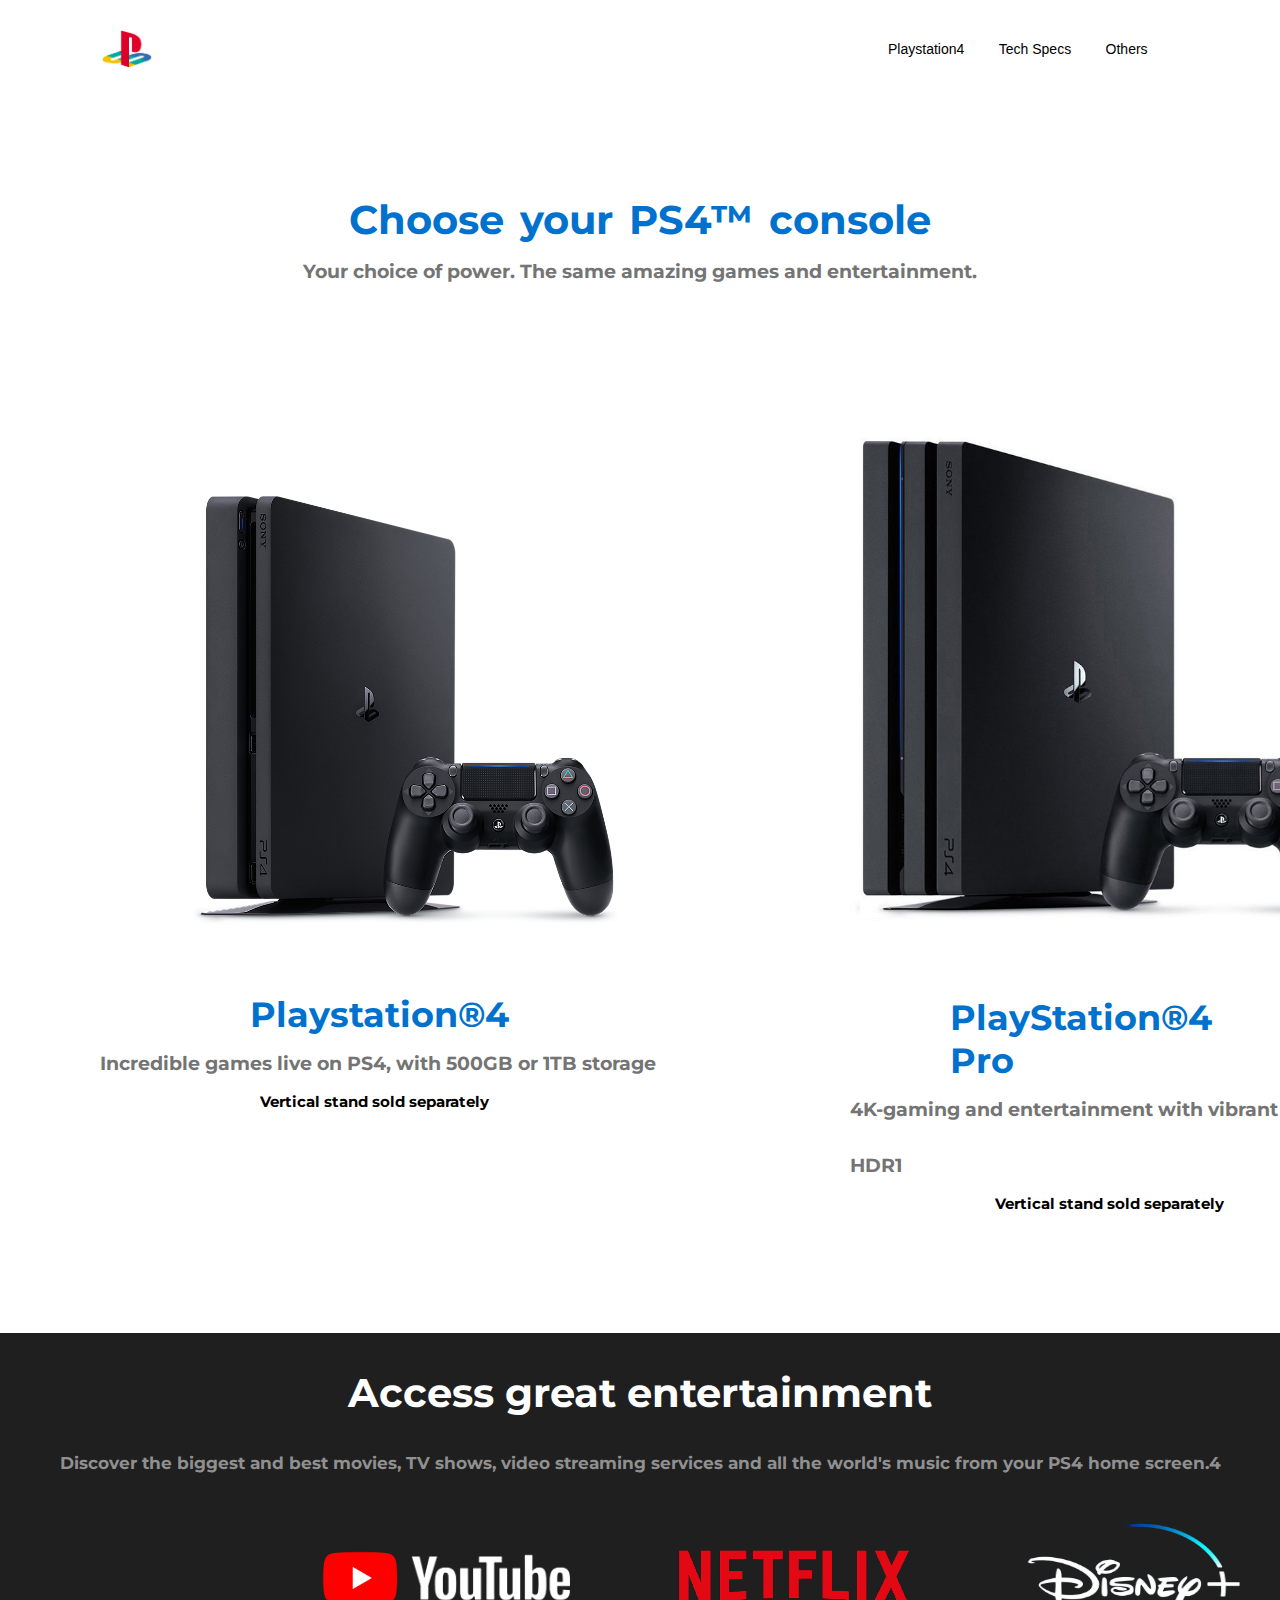
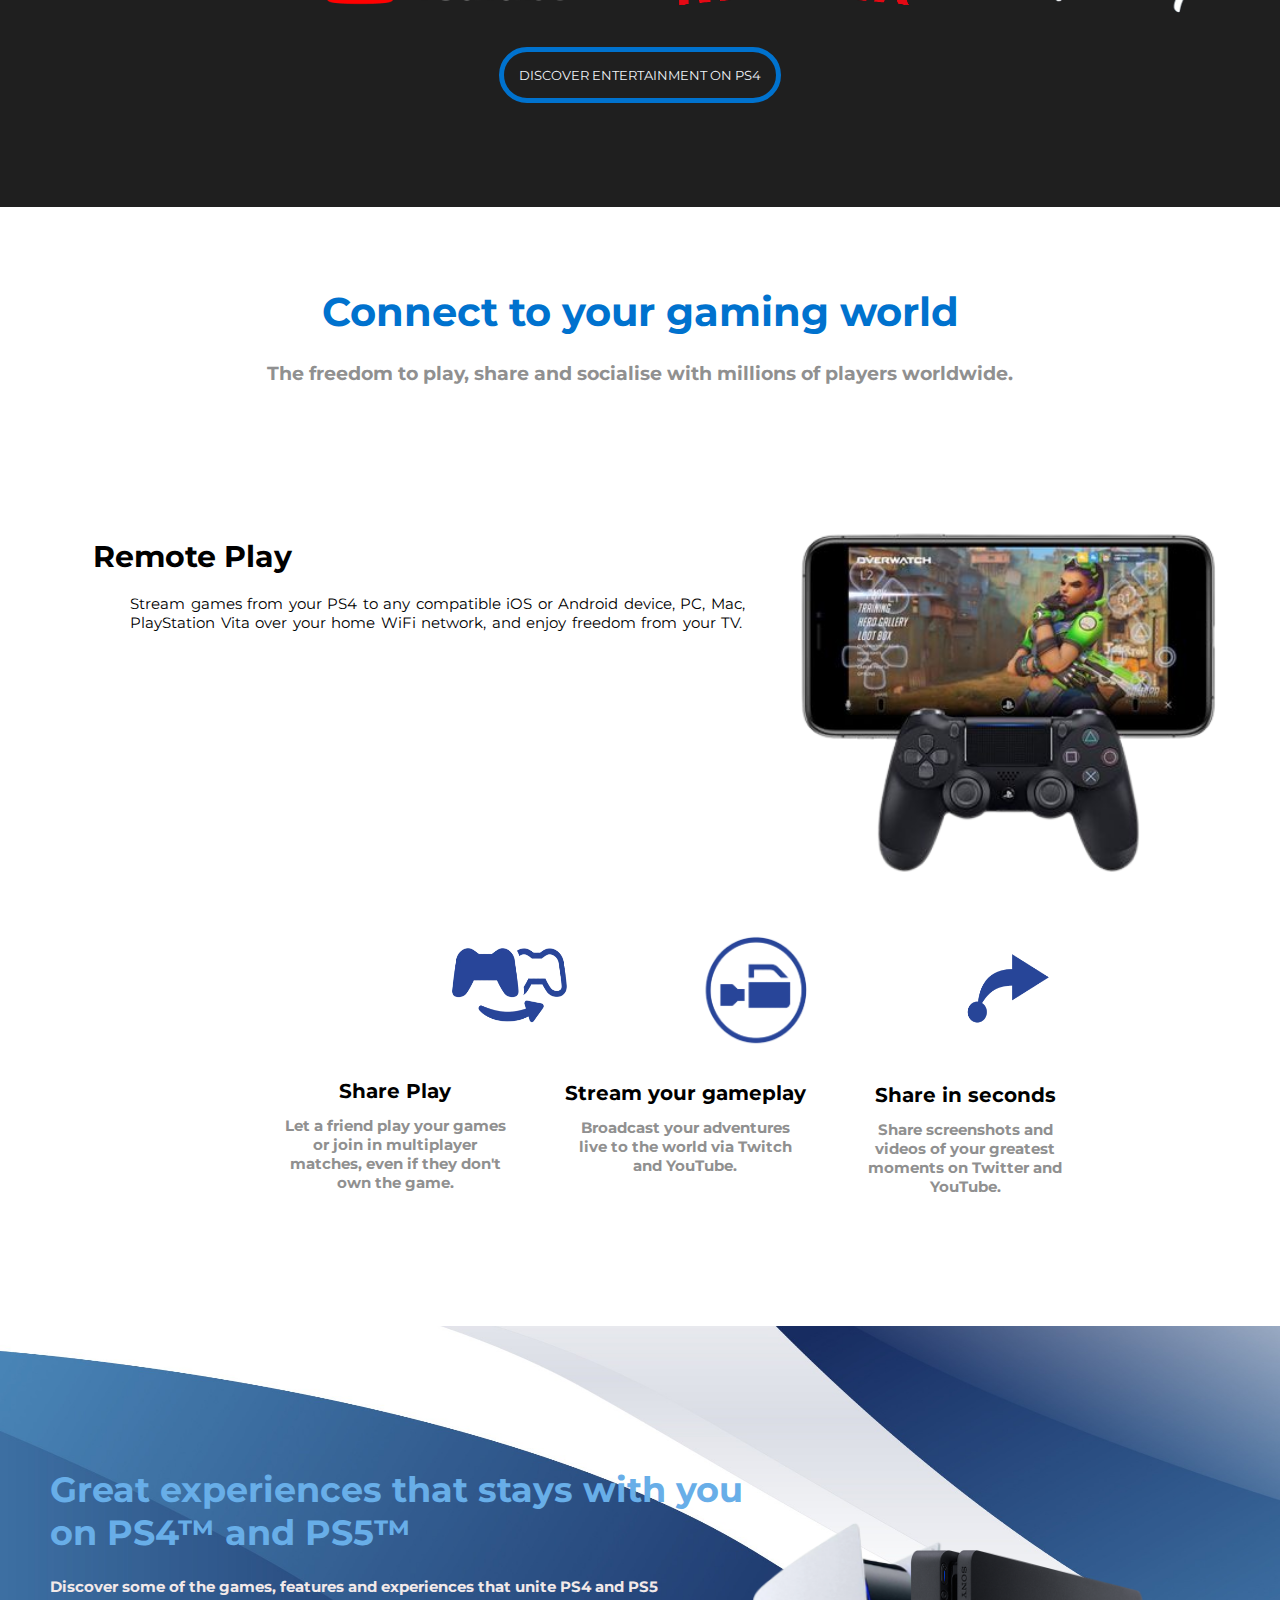
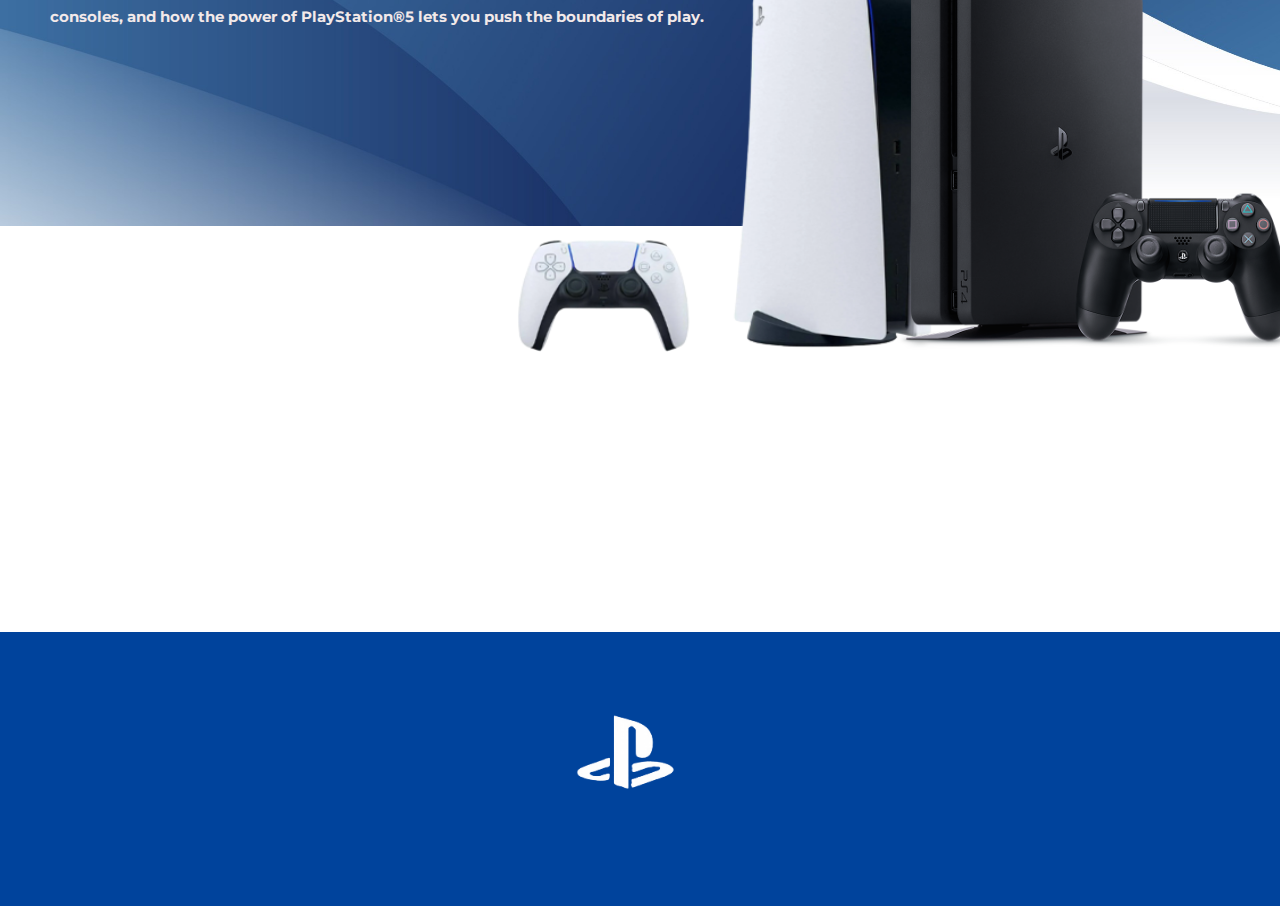
<file: gamecontrollers.html>
<!DOCTYPE html>
<html lang="en">
<head>
    <meta charset="UTF-8">
    <meta name="viewport" content="width=device-width, initial-scale=1.0">
    <title>Playstation4</title>
    <link rel="stylesheet" href="style.css">
    <link rel="icon" href="images/logo.png">
    <link rel="preconnect" href="https://fonts.googleapis.com">
    <link rel="preconnect" href="https://fonts.gstatic.com" crossorigin>
    <link href="https://fonts.googleapis.com/css2?family=Montserrat&display=swap" rel="stylesheet">
    <link href="https://fonts.googleapis.com/css2?family=Montserrat&family=Roboto:wght@300&display=swap" rel="stylesheet">
</head>
<body>

     <!-- Nav Bar -->  

<div class="container">
    <div class="navbar">
        <img src="images/logo.png" class="logo">
        <nav>
            <ul id="menuList">
                <li><a href="game-controllers.html">Playstation4</a></li>
                <li><a href="Techspecs.html">Tech Specs</a></li>
                <li><a href="others.html">Others</a></li>
            </ul>
        </nav>
        <img src="images/menu.png" class="menu-icon" onclick="togglemenu()">
    </div>
</div>


<div class="top-container">
    <h2>Choose your PS4™ console</h2>
    <h3>Your choice of power. The same amazing games and entertainment.</h3>
</div>

<div class="col-2">
    <img src="images/ps4.png" class="ps4">
    <img src="images/ps4-pro.jpg" class="ps4-pro">
</div>
<div class="col-3">
    <h2 class="description">Playstation®4</h2>
    <h3 class="description">Incredible games live on PS4, with 500GB or 1TB storage</h3>
    <h4 class="description">Vertical stand sold separately</h4>
</div>
<div class="col-4">
    <h2>PlayStation®4 Pro</h2>
    <h3>4K-gaming and entertainment with vibrant HDR1</h3>
    <h4>Vertical stand sold separately</h4>
</div>
<div class="middle-container">
    <h2>Access great entertainment</h2>
    <h3>Discover the biggest and best movies, TV shows, video streaming services and all the world's music from your PS4 home screen.4</h3>
    
    <div class="col-3">
        <img src="images/youtube-logo.png" class="youtube"><img src="images/youtube.png" class="youtube-text">
        <img src="images/Netflix-logo.png" class="netflix">
        <img src="images/disney+hotstar logo.png" class="disney">
    </div>
    <div class="midcontainer">
        <div class="button-1">Discover entertainment on PS4</div>
        </div>
</div>
<div class="description">
    <h2>Connect to your gaming world</h2>
    <h3>The freedom to play, share and socialise with millions of players worldwide.</h3>
    <img src="images/ps4-remoteplay.png" class="remoteplay">
    <div class="remoteplay-text">
        <h2>Remote Play</h2>
        <p>Stream games from your PS4 to any compatible iOS or Android device, PC, Mac,<br> PlayStation Vita over your home WiFi network, and enjoy freedom from your TV.</p>
        <div class="features">
            <img src="images/shareplay.png" class="shareplay">
            <img src="images/stream.png" class="stream">
            <img src="images/share in seconds.png" class="share-in-seconds">
       </div>
       <div class="details">
        <h2>Share Play</h2>
        <h3>Let a friend play your games<br> or join in multiplayer<br> matches, even if they don't<br> own the game.</h3>
       </div>
       <div class="details-1">
        <h2>Stream your gameplay</h2>
        <h3>Broadcast your adventures<br> live to the world via Twitch<br> and  YouTube.</h3>
       </div>
       <div class="details-2">
        <h2>Share in seconds</h2>
        <h3>Share screenshots and<br> videos of your greatest<br> moments on Twitter and<br> YouTube.</h3>
       </div>
    </div>
</div>
<div class="background-1">
    <img src="images/background-wallpaper.jpg" class="background-wallpaper">
    <img src="images/ps4.png" class="ps4">
    <img src="images/ps5 (2).png" class="ps5">
    <h2>Great experiences that stays with you <br>on PS4™ and PS5™</h2><br>
    <h3>Discover some of the games, features and experiences that unite PS4 and PS5<br> consoles, and how the power of PlayStation®5 lets you push the boundaries of play.</h3>
</div>



 <!-- Footer --> 
<div class="bottom-container">
    <img src="images/playstation-logo-white.png" class="playstation-logo-white">
</div>
</div>



    
</body>
</html>
</file>
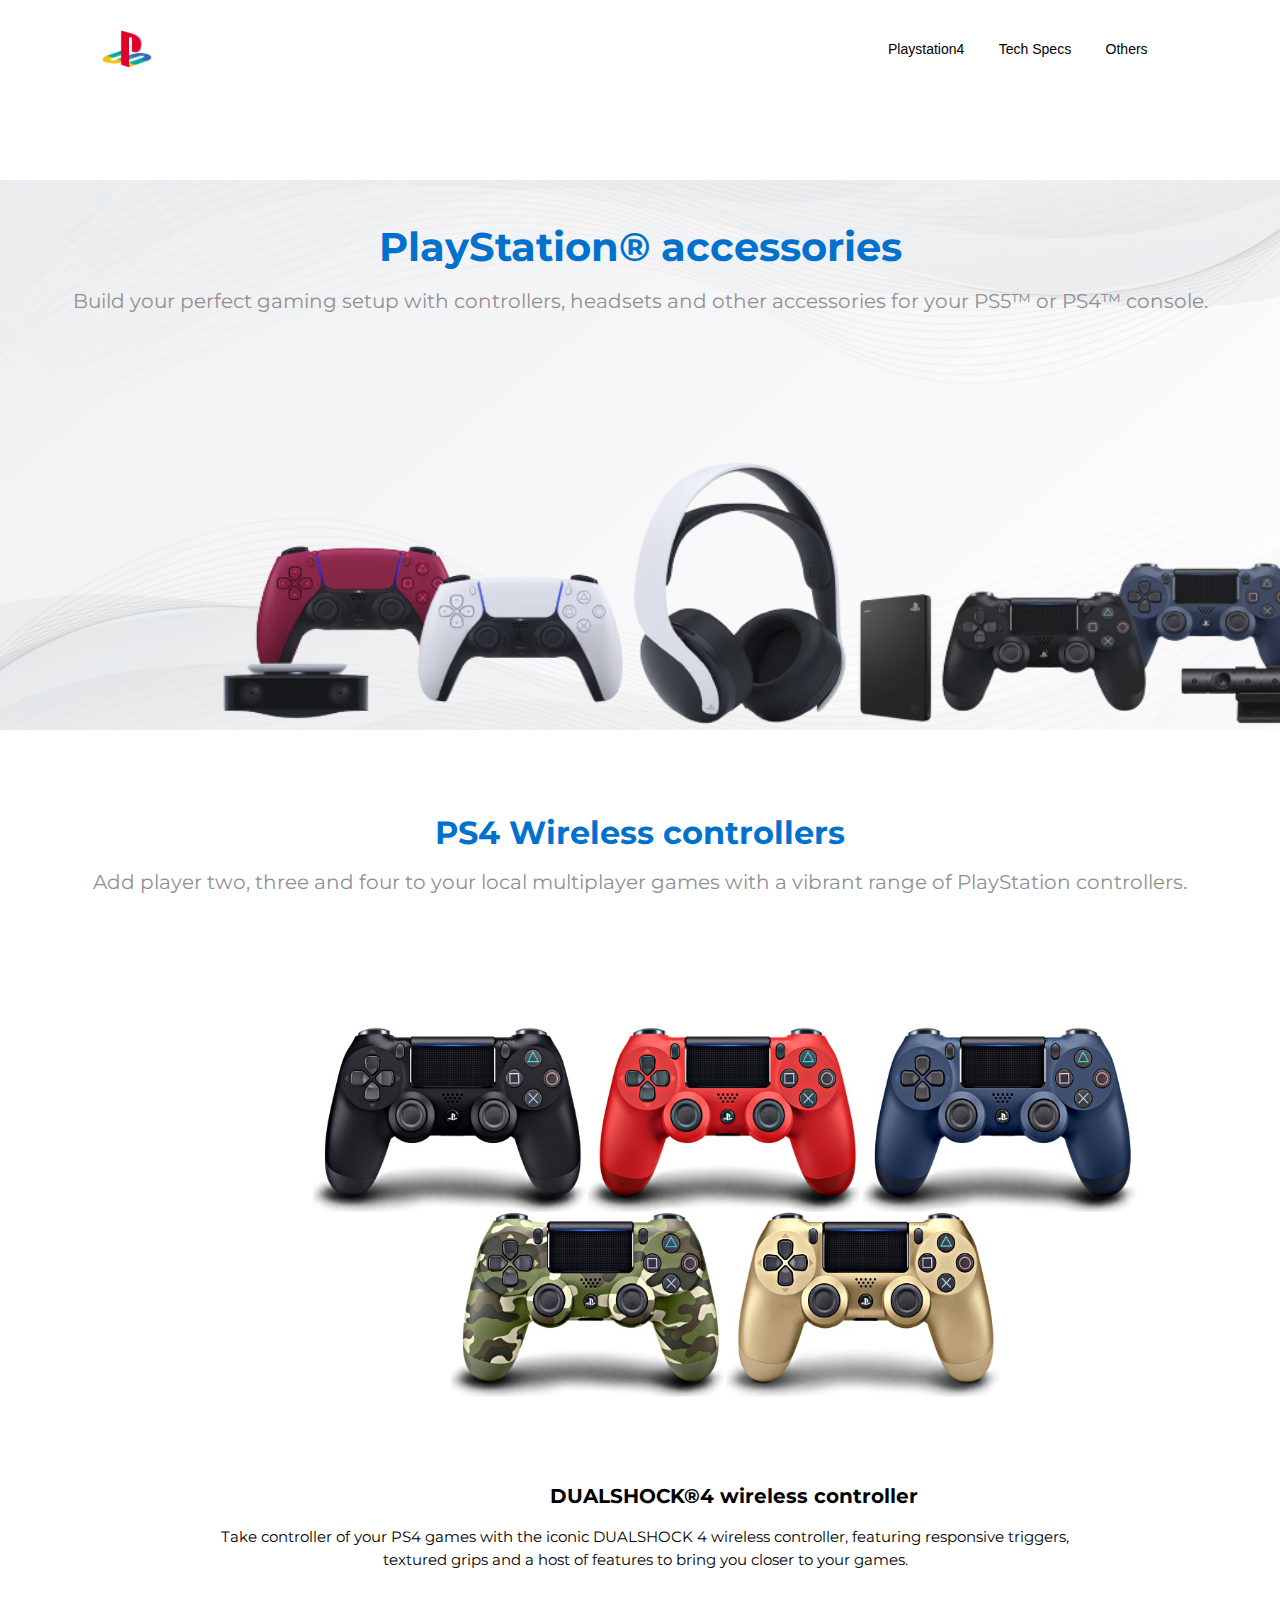
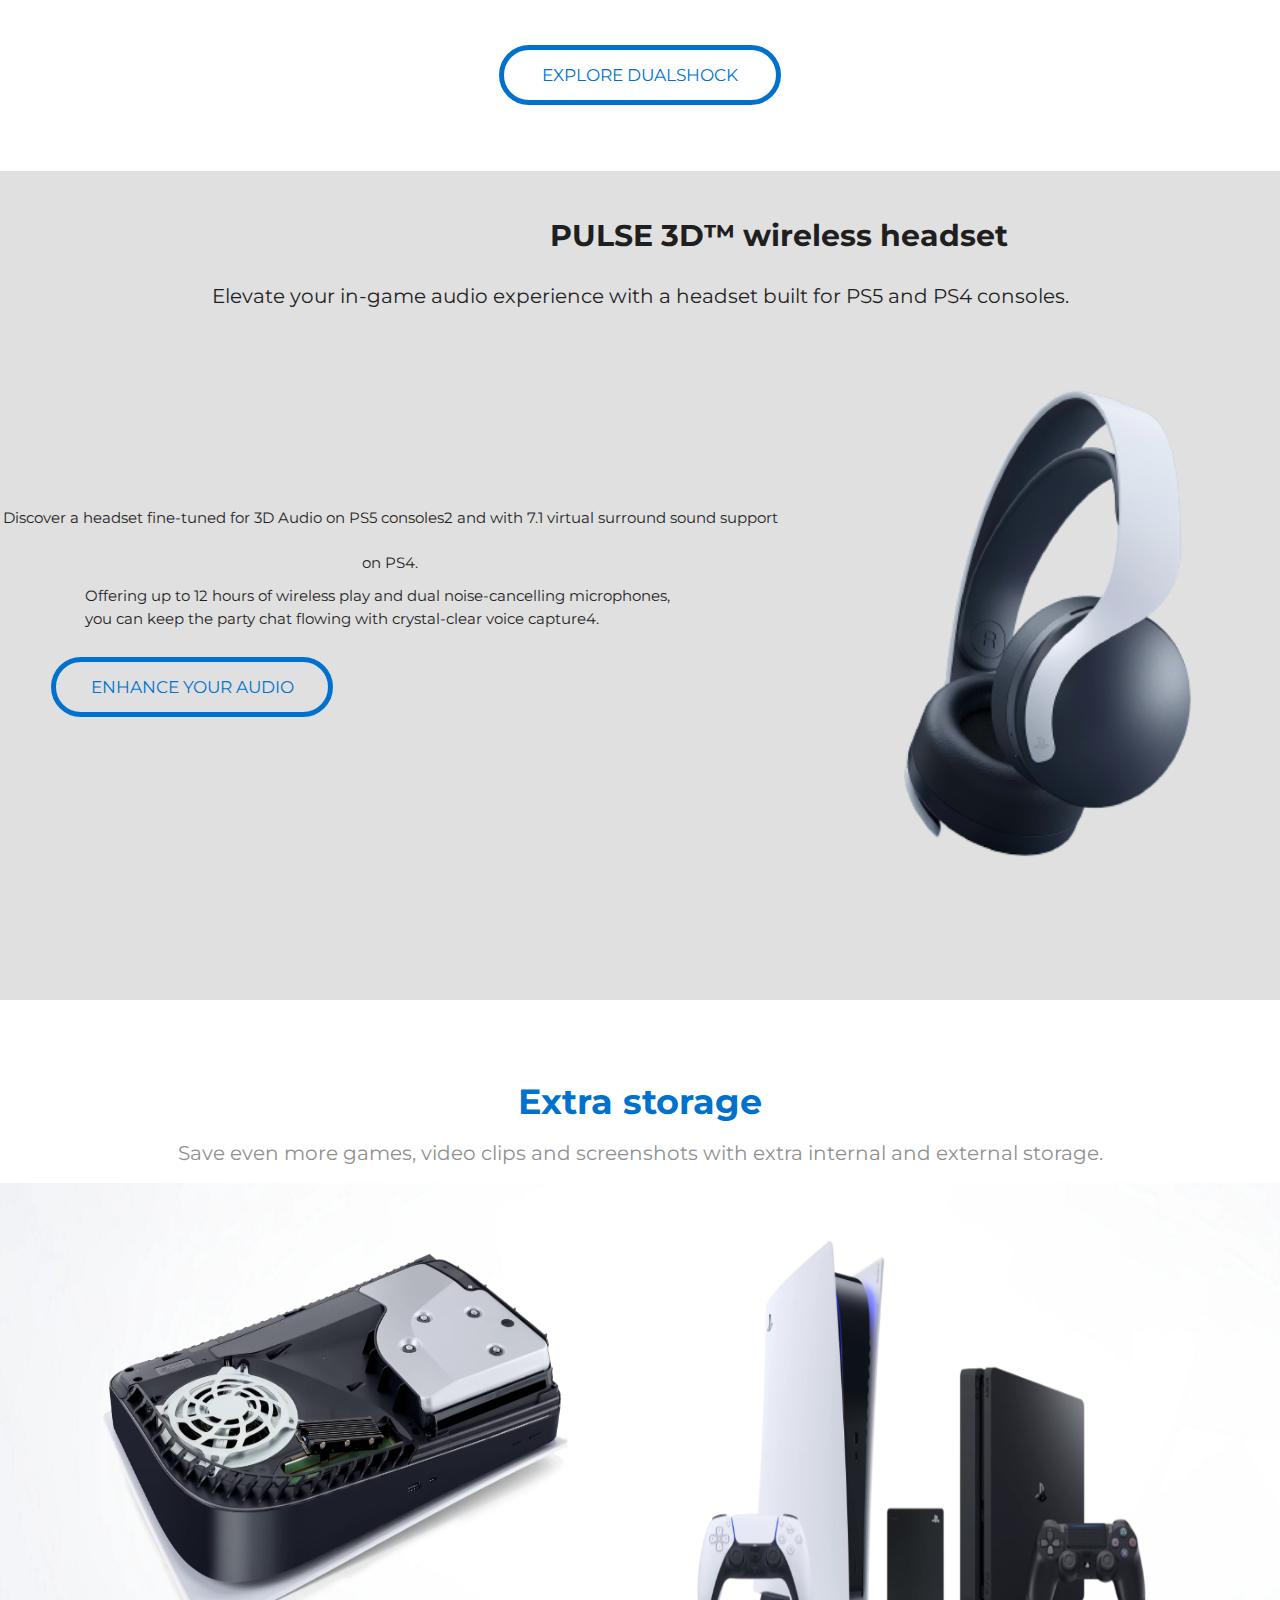
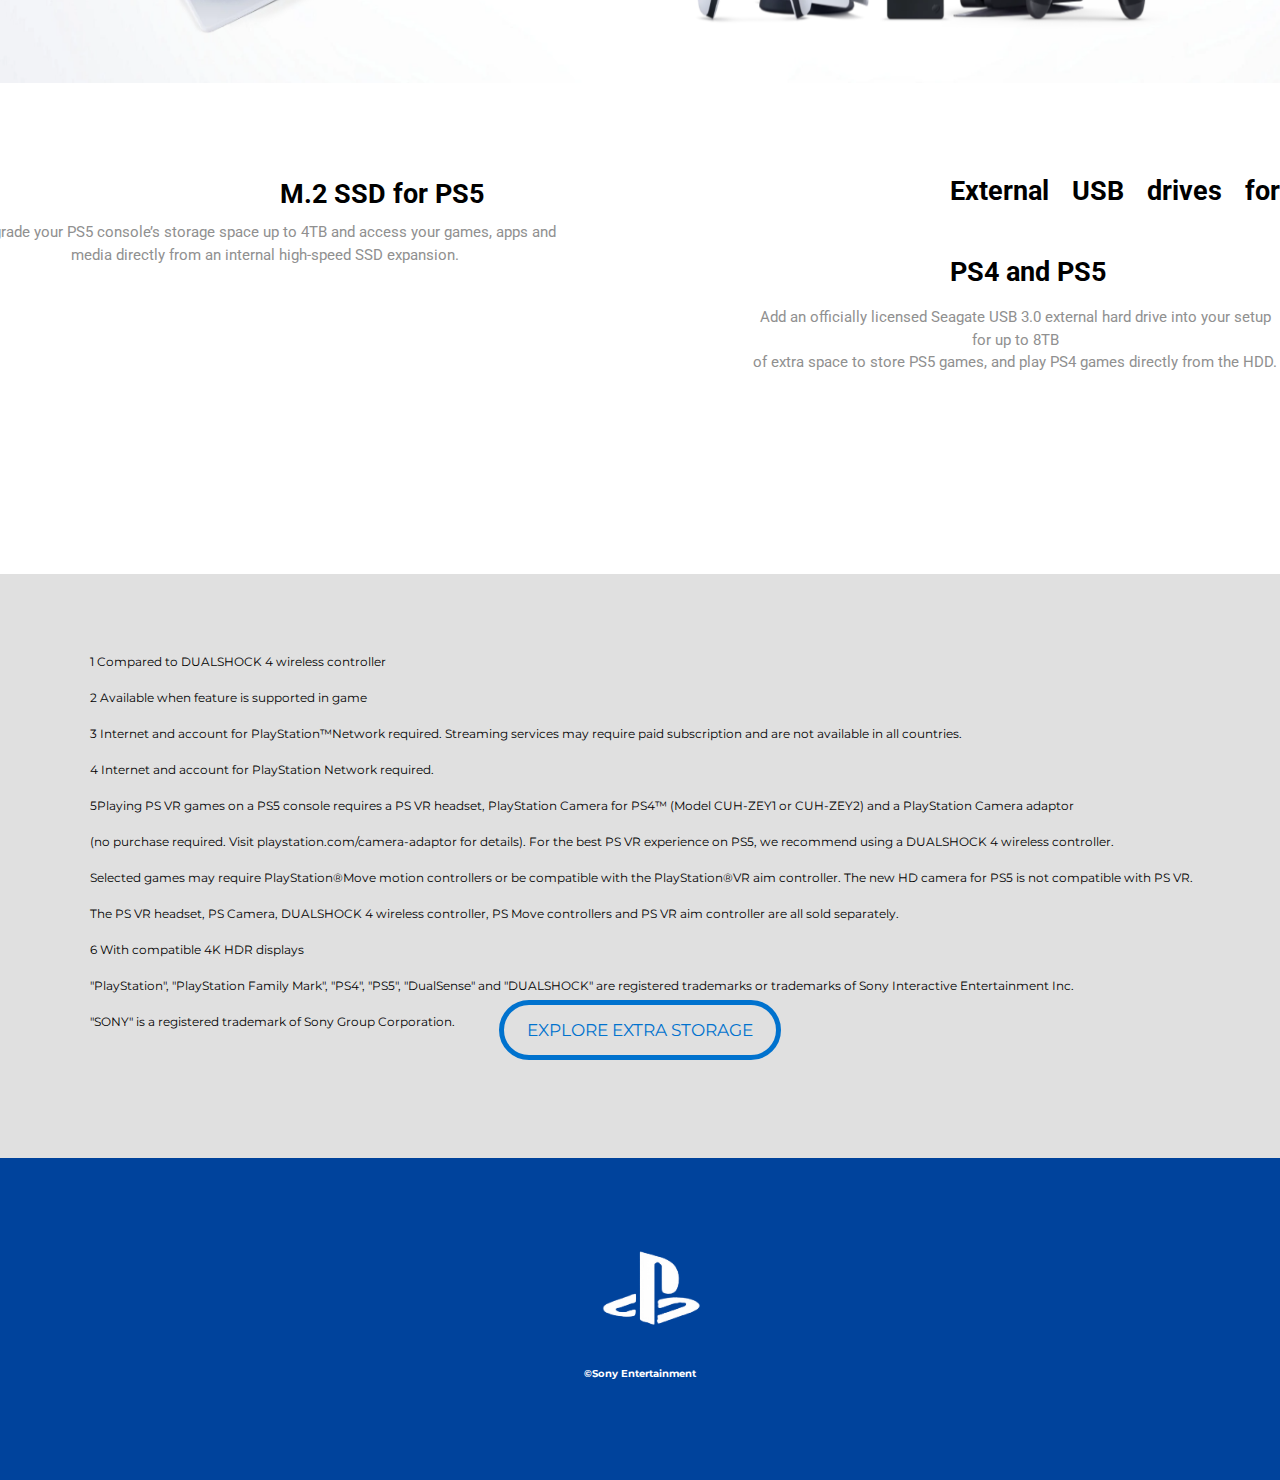
<file: others.html>
<!DOCTYPE html>
<html lang="en">
<head>
    <meta charset="UTF-8">
    <meta name="viewport" content="width=device-width, initial-scale=1.0">
    <title>Other</title>
    <link rel="stylesheet" href="style.css">
    <link rel="icon" href="images/logo.png">
    <link rel="preconnect" href="https://fonts.googleapis.com">
    <link rel="preconnect" href="https://fonts.gstatic.com" crossorigin>
    <link href="https://fonts.googleapis.com/css2?family=Montserrat&display=swap" rel="stylesheet">
    <link href="https://fonts.googleapis.com/css2?family=Montserrat&family=Roboto:wght@300&display=swap" rel="stylesheet">
</head>
<body>

     <!-- Nav Bar -->  

     <div class="container">
        <div class="navbar">
            <img src="images/logo.png" class="logo">
            <nav>
                <ul id="menuList">
                    <li><a href="game-controllers.html">Playstation4</a></li>
                    <li><a href="Techspecs.html">Tech Specs</a></li>
                    <li><a href="others.html">Others</a></li>
                </ul>
            </nav>
            <img src="images/menu.png" class="menu-icon" onclick="togglemenu()">
        </div>
    </div>

<div class="accessories">
    <img src="images/grey-white-wallpaper.jpg" class="accessories-wallpaper">
    <img src="images/accessories.png" class="variety">
    <h1>PlayStation® accessories</h1><br>
    <p>Build your perfect gaming setup with controllers, headsets and other accessories for your PS5™ or PS4™ console.</p>
</div>
<div class="wireless">
<h1>PS4 Wireless controllers</h1>
<p>Add player two, three and four to your local multiplayer games with a vibrant range of PlayStation controllers.</p>
<img src="images/ps4-coloured.jpg" class="coloured">
<h2>DUALSHOCK®4 wireless controller</h2>
<p class="text">Take controller of your PS4 games with the iconic DUALSHOCK 4 wireless controller, featuring responsive triggers,<br> textured grips and a host of features to bring you closer to your games.</p>

<div class="container-button">
<div class="button">Explore Dualshock</div>
</div>

<div class="middle-container-1">
    <h2>PULSE 3D™ wireless headset</h2>
    <p>Elevate your in-game audio experience with a headset built for PS5 and PS4 consoles.</p>
    <img src="images/headset.png" class="headset">
    <p class="headset-text">Discover a headset fine-tuned for 3D Audio on PS5 consoles2 and with 7.1 virtual surround sound support on PS4.<br></p>
    <p class="headset-text-1"> Offering up to 12 hours of wireless play and dual noise-cancelling microphones, <br>you can keep the party chat flowing with crystal-clear voice capture4.</p>
<div class="middle-container-button">
    <div class="button-headset">Enhance your audio</div>
</div>
</div>

<div class="bottom-container-1">
    <h1>Extra storage </h1>
    <p>Save even more games, video clips and screenshots with extra internal and external storage.</p>
    <img src="images/storage.png" class="storage">
    <div class="col-2-storage">
        <h1>M.2 SSD for PS5</h1>
        <p>Upgrade your PS5 console’s storage space up to 4TB and access your games, apps and<br> media directly from an internal high-speed SSD expansion.</p>
        <h2>External USB drives for PS4 and PS5</h2>
        <p class="storage-content">Add an officially licensed Seagate USB 3.0 external hard drive into your setup for up to 8TB<br> of extra space to store PS5 games, and play PS4 games directly from the HDD.</p>
        <div class="bottom-container-button">
            <div class="button-storage">Explore Extra Storage</div>
        </div>
    </div>
</div>

<div class="middle-container-end">
    <p class="end-text">1 Compared to DUALSHOCK 4 wireless controller<br>

        2 Available when feature is supported in game<br>
        
        3 Internet and account for PlayStation™Network required. Streaming services may require paid subscription and are not available in all countries.<br>
        
        4 Internet and account for PlayStation Network required.<br>
        
        5Playing PS VR games on a PS5 console requires a PS VR headset, PlayStation Camera for PS4™ (Model CUH-ZEY1 or CUH-ZEY2) and a PlayStation Camera adaptor<br> (no purchase required. Visit playstation.com/camera-adaptor for details). For the best PS VR experience on PS5, we recommend using a DUALSHOCK 4 wireless controller.<br> Selected games may require PlayStation®Move motion controllers or be compatible with the PlayStation®VR aim controller. The new HD camera for PS5 is not compatible with PS VR.<br> The PS VR headset, PS Camera, DUALSHOCK 4 wireless controller, PS Move controllers and PS VR aim controller are all sold separately.<br>
        
        6 With compatible 4K HDR displays<br>
        
        "PlayStation", "PlayStation Family Mark", "PS4", "PS5", "DualSense" and "DUALSHOCK" are registered trademarks or trademarks of Sony Interactive Entertainment Inc.<br>
        "SONY" is a registered trademark of Sony Group Corporation.</p><br>
</div>


</div>


 <!-- Footer --> 
 <div class="bottom-container-others">
    <img src="images/playstation-logo-white.png" class="playstation-logo-white">
    <h3>©Sony Entertainment</h3>
</div>


</body>
</html>
</file>
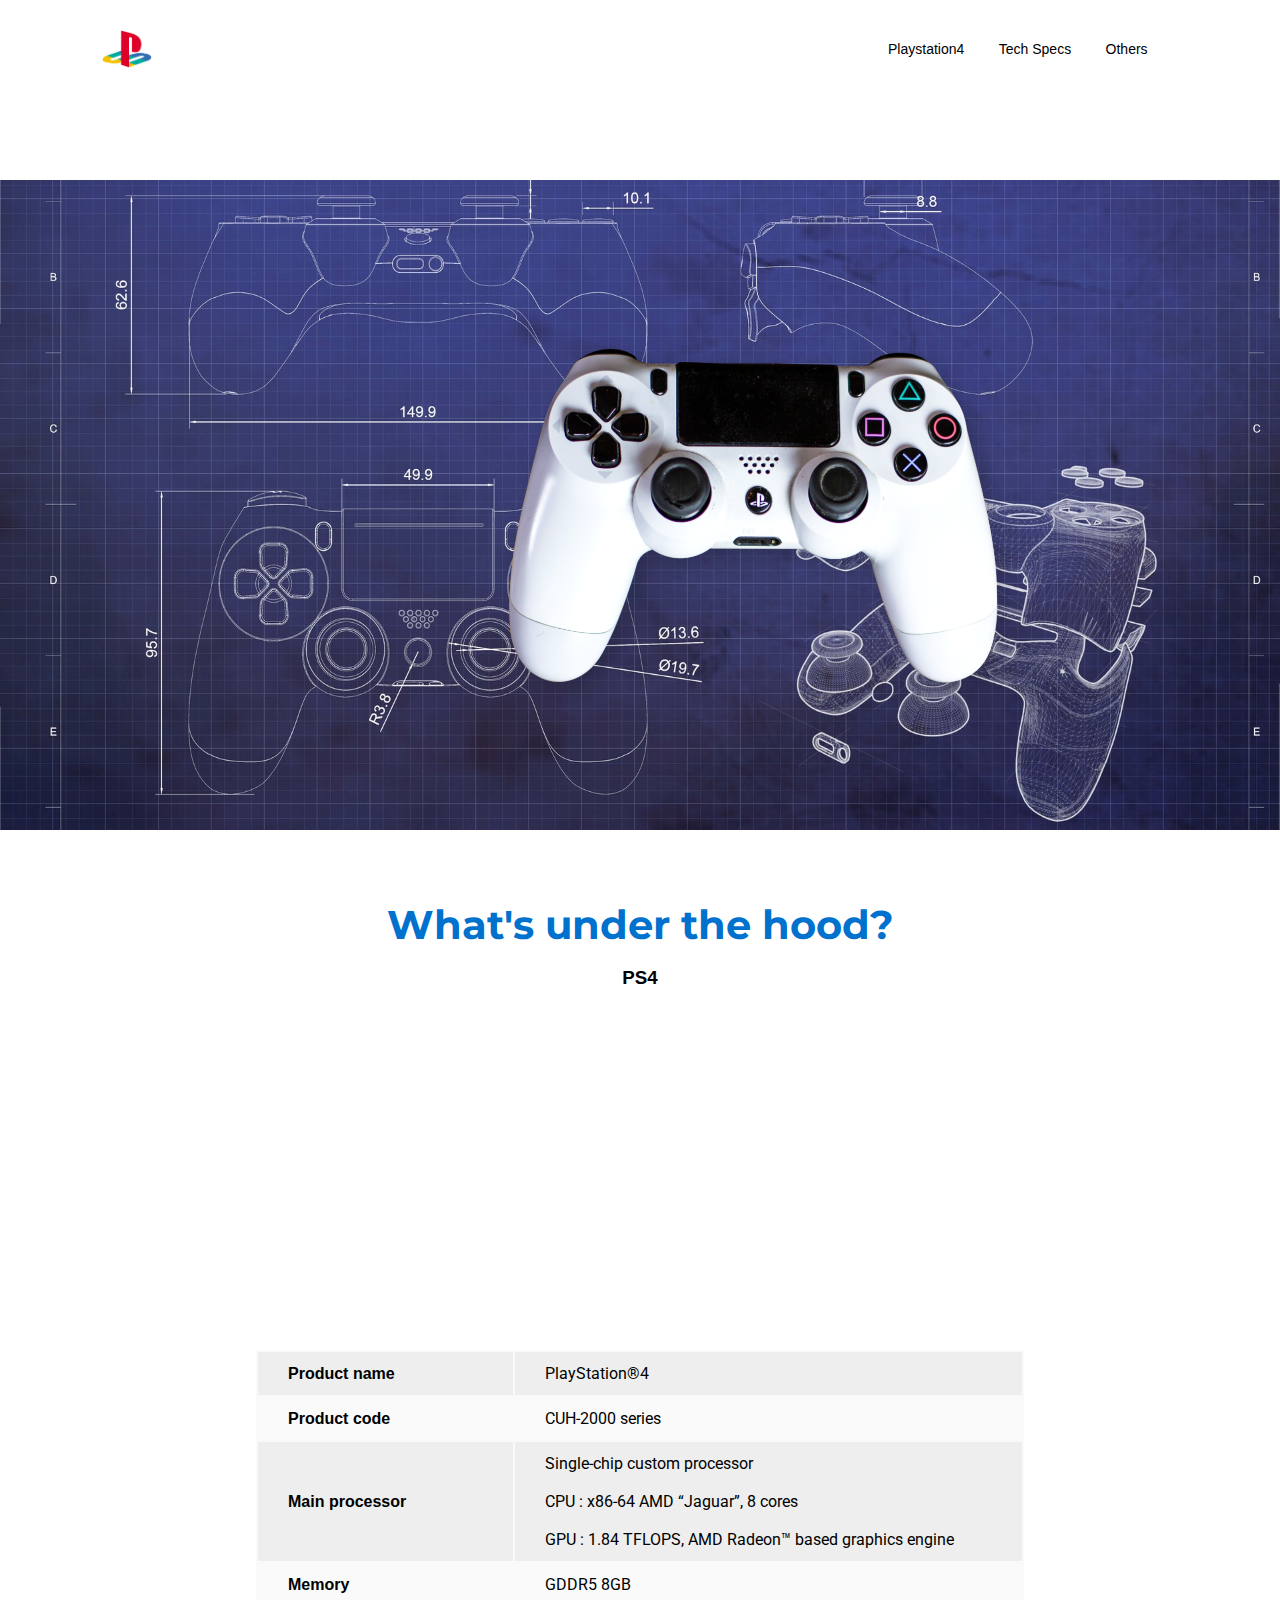
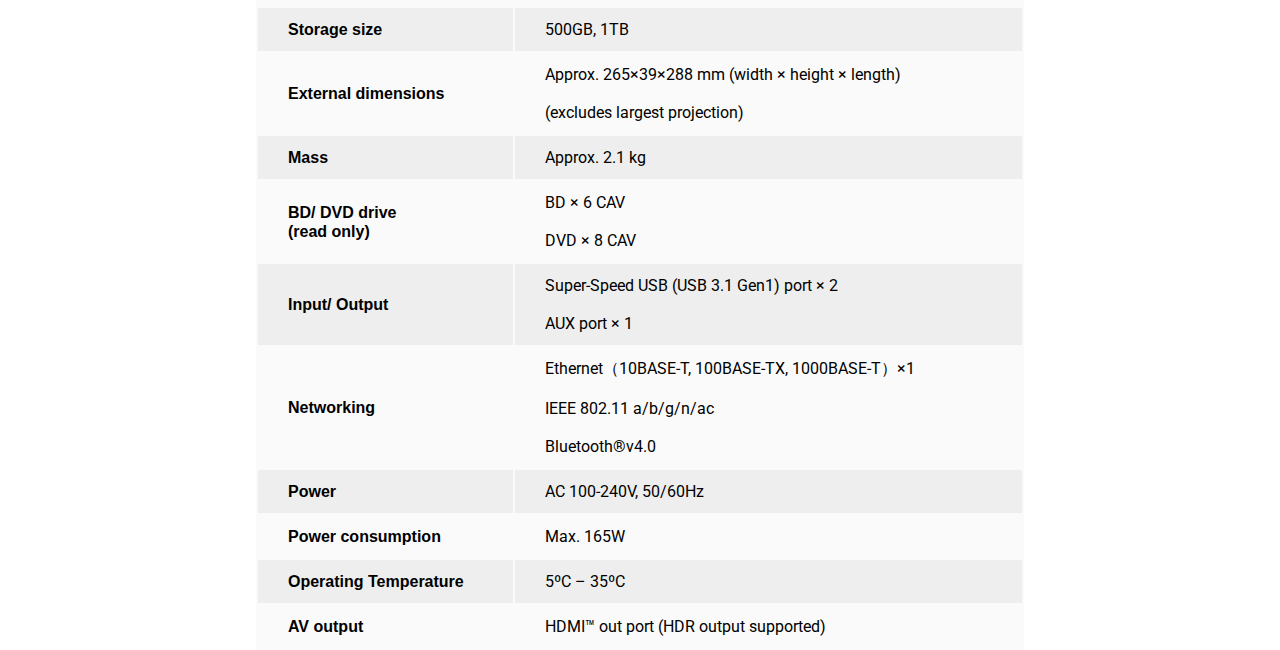
<file: techspecs.html>
<!DOCTYPE html>
<html lang="en">
<head>
    <meta charset="UTF-8">
    <meta name="viewport" content="width=device-width, initial-scale=1.0">
    <title>Technical Specifications</title>
    <link rel="stylesheet" href="style.css">
    <link rel="icon" href="images/logo.png">
    <link rel="preconnect" href="https://fonts.googleapis.com">
    <link rel="preconnect" href="https://fonts.gstatic.com" crossorigin>
    <link href="https://fonts.googleapis.com/css2?family=Montserrat&display=swap" rel="stylesheet">
    <link href="https://fonts.googleapis.com/css2?family=Montserrat&family=Roboto:wght@300&display=swap" rel="stylesheet">
</head>
<body>

     <!-- Nav Bar -->  

     <div class="container">
        <div class="navbar">
            <img src="images/logo.png" class="logo">
            <nav>
                <ul id="menuList">
                    <li><a href="game-controllers.html">Playstation4</a></li>
                    <li><a href="Techspecs.html">Tech Specs</a></li>
                    <li><a href="others.html">Others</a></li>
                </ul>
            </nav>
            <img src="images/menu.png" class="menu-icon" onclick="togglemenu()">
        </div>
    </div>

<div class="background-2">
   <img src="images/blueprint-1.jpg" class="blueprint">
   <img src="images/controller.png" class="controller-1">
   <h2>Tech Specs</h2>
</div>

<div class="technical">
<h2 class="title">What's under the hood?</h2><br>
<h3>PS4</h3>
</div>

</div>

<table>
    <tr>
        <td><b>Product name</b></td>
        <td>PlayStation®4</td>
    </tr>
    <tr>
        <td><b>Product code</b></td>
        <td>CUH-2000 series</td>
    </tr>
    <tr>
        <td><b>Main processor</b></td>
        <td>Single-chip custom processor<br><br>

            CPU : x86-64 AMD “Jaguar”, 8 cores<br><br>
            
            GPU : 1.84 TFLOPS, AMD Radeon™ based graphics engine</td>
    </tr>
    <tr>
        <td><b>Memory</b></td>
        <td>GDDR5 8GB</td>
    </tr>
    <tr>
        <td><b>Storage size</b></td>
        <td>500GB, 1TB</td>
    </tr>
    <tr>
        <td><b>External dimensions</b></td>
        <td>Approx. 265×39×288 mm (width × height × length)<br><br> 
            (excludes largest projection)</td>
    </tr>
    <tr>
        <td><b>Mass</b></td>
        <td>Approx. 2.1 kg</td>
    </tr>
    <tr>
        <td><b>BD/ DVD drive<br>
            (read only)</b></td>
        <td>BD × 6 CAV<br><br>
            DVD × 8 CAV</td>
    </tr>
    <tr>
        <td><b>Input/ Output</b></td>
        <td>Super-Speed USB (USB 3.1 Gen1) port × 2 <br><br>
            AUX port × 1</td>
    </tr>
    <tr>
        <td><b>Networking</b></td>
        <td>Ethernet（10BASE-T, 100BASE-TX, 1000BASE-T）×1<br><br>
            
            IEEE 802.11 a/b/g/n/ac<br><br>
            
            Bluetooth®v4.0</td>
    </tr>
    <tr>
        <td><b>Power</b></td>
        <td> AC 100-240V, 50/60Hz</td>
    </tr>
    <tr>
        <td><b>Power consumption</b></td>
        <td>Max. 165W</td>
    </tr>
    <tr>
        <td><b>Operating Temperature</b></td>
        <td>5ºC – 35ºC</td>
    </tr>
    <tr>
        <td><b>AV output</b></td>
        <td> HDMI™ out port (HDR output supported)</td>
    </tr>
</table>




</body>
</html>
</file>
<file: style.css>
*{
    margin: 0;
    padding: 0;
    font-family: sans-serif;
}

.container{
    width: 100%;
    min-height: 20vh;
    padding-left: 8%;
    padding-right: 8%;
    box-sizing: border-box;
    overflow: hidden;
}

.navbar{
    width: 100%;
    display: flex;
    align-items: center;
}

.logo{
    width: 50px;
    cursor: pointer;
    margin: 30px 0;
}

.menu-icon{
    width: 25px;
    cursor: pointer;
    display: none;
}

nav{
    flex: 1;
    text-align: right;
}

nav ul li{
    list-style: none;
    display: inline-block;
    margin-right: 30px;
}

nav ul li a{
    text-decoration: none;
    color: #000;
    font-size: 14px;
}

nav ul li a:hover{
    color:#f16d10;
}


.row{

    display: flex;
    justify-content: space-between;
    align-items: center;
    margin: 100px 0;
}

.col-1{
    flex-basis: 40%;
    position: relative;
    margin-left: 130px;
}

.col-1 h2{
    font-size: 54px;
}

.col-1 h3{
    font-size: 30px;
    color: #707070;
    font-weight: 100;
    margin: 20px 0 10px;
}

.col-1 p{
    font-size: 16px;
    color: #b7b7b7;
    font-weight: 100;
}

.col-1 h4{
    margin: 30px 0;
    font-size: 20px;
}

button{
    width: 140px;
    border: 0;
    padding: 12px 10px;
    outline: none;
    color: black;
    background: linear-gradient(to right,#06f575,#00dcff);
    border-radius: 6px;
    cursor: pointer;
    transition: width 0.5s;
    opacity: 0;
}

button img{
    width: 30px;
    display: none;
}

button:hover img{
    display: block;
}

button:hover{
    width: 160px;
    display: flex;
    align-items: center;
    justify-content: space-between;
}

.col-1::after{
    content: '';
    width: 10px;
    height: 57%;
    background: linear-gradient(#06f575,#00dcff);
    position: absolute;
    left: -40px;
    top: 8px;
}

.col-2{
    position: relative;
    flex-basis: 60%;
    display: flex;
    align-items: center;
}

.col-2 .controller{
    width: 90%;
}

.color-box{
    position: absolute;
    right: 0;
    top: 0;
    background: linear-gradient(#06f575,#00dcff);
    border-radius: 20px 0 0 20px;
    height: 100%;
    width: 80%;
    z-index: -1;
}

.slide-left{
    animation: slideleft 2s linear forwards;
}

@keyframes slideleft{
    0%{
        transform: translate(100px);
        opacity: 0;
    }
    100%{
        transform: translate(0px);
        opacity: 1;
    }
}

h3.slide-left{
    animation-delay: 1s;
}
p.slide-left{
    animation-delay: 1s;
}
button.slide-left{
    animation-delay: 1s;
}
h4.slide-left{
    animation-delay: 1s;
}
.col-1 h3{
    opacity: 0;
}
.col-1 p{
    opacity: 0;
}
.col-1 h4{
    opacity: 0;
}

.controller{
    animation: slideleft 3s linear backwards;
    margin-left: 20px;
}

@keyframes controller{
    0%{ 
        transform: translateY(0); 
    }
    100%{ 
        transform: translateY(-10px); 
    }
}

.controller.slide-up{
    animation-delay: 1s;
}

/*Playstation4 */

.ps4{
    height: 430px;
    width: 430px;
    margin-left: 190px;
    margin-top: 155px;
}

.ps4-pro{
    height: 550px;
    width: 510px;
    margin-left: 230px;
    margin-top: 50px;
}

.top-container h2{
    text-align: center;
    line-height: 2;
    font-family: 'Montserrat', sans-serif;
    color: #0072ce;
    font-size: 40px;
    word-spacing: 5px;
}

.top-container h3{
    text-align: center;
    font-family: 'Montserrat', sans-serif;
    color: #747474;
}

.col-2{
    margin-top: 50px;
}

.col-3{
    flex-basis: 40%;
    position: relative;
}

.col-3 h2{
    margin-left: 250px;
    margin-top: 60px;
    font-family: 'Montserrat', sans-serif;
    color: #0072ce;
    font-size: 35px;
}

.col-3 h3{
    margin-left: 100px;
    line-height: 3;
    font-family: 'Montserrat', sans-serif;
    color: #747474;
}

.col-3 h4{
    margin-left: 260px;
    font-family: 'Montserrat', sans-serif;
    font-size: 15px;
}

.col-4{
    flex-basis: 40%;
    position: relative;
}

.col-4 h2{
    margin-left: 950px;
    margin-top: -115px;
    font-family: 'Montserrat', sans-serif;
    color: #0072ce;
    font-size: 35px;
}

.col-4 h3{
    margin-left: 850px;
    line-height: 3;
    font-family: 'Montserrat', sans-serif;
    color: #747474;
}

.col-4 h4{
    margin-left: 995px;
    font-family: 'Montserrat', sans-serif;
    font-size: 15px;
}

.middle-container{
    background-color: #1f1f1f;
    padding: 110px 0 150px;
    margin-top: 120px;
    
}

.middle-container h2{
    text-align: center;
    color: white;
    margin-top: -110px;
    line-height: 3;
    font-size: 40px;
    font-family: 'Montserrat', sans-serif;
    
}

.middle-container h3{
    text-align: center;
    color: #909090;
    font-size: 17px;
    font-family: 'Montserrat', sans-serif;
}

.col-3 .youtube{
    height: 150px;
    width: 200px;
    margin-left: 260px;
    margin-top: 30px;
}

.col-3 .youtube-text{
    height: 50px;
    width: 160px;
    margin-left:-50px ;
    margin-bottom: 50px;
}

.col-3 .netflix{
    height: 170px;
    width: 340px;
    margin-left: 50px;
    margin-bottom: -10px;
}

.col-3 .disney{
    height: 170px;
    width: 220px;
    margin-left:55px ;
}

.description h2{
    text-align: center;
    font-family: 'Montserrat', sans-serif;
    color: #0072ce;
    margin-top: 55px;
    line-height: 2.5;
    font-size: 40px;
}

.description h3{
    text-align: center;
    font-family: 'Montserrat', sans-serif;
    color: #909090;
}

.remoteplay{
    margin-left: 60%;
    height: 350px;
    margin-top: 140px;
}

.remoteplay-text h2{
    color: #000;
    font-size: 30px;
    margin-left: -70%;
    margin-top: -360px;
}

.remoteplay-text p{
    margin-left: 130px;
    font-family: 'Montserrat', sans-serif;
    word-spacing: 1.5px;
    font-size: 15px
}

.features{
    padding-top: 300px;
    padding-left: 450px;
}

.shareplay{
    height: 120px;
    width: 120px;
}

.stream{
    height: 120px;
    width: 120px;
    margin-left: 15%;
}

.share-in-seconds{
    height: 120px;
    width: 120px;
    margin-left: 15%;
}

.details h2{
    margin-left: -490px;
    margin-top: 10px;
    font-size: 20px;
}

.details h3{
    margin-left:-490px ;
    font-size: 15px;
}

.details-1 h2{
    margin-left: 90px;
    margin-top: -124px;
    font-size: 20px;
}

.details-1 h3{
    margin-left: 90px;
    font-size: 15px;
}

.details-2 h2{
    margin-left: 650px;
    margin-top:-105px ;
    font-size: 20px;
}

.details-2 h3{
    margin-left:650px ;
    font-size: 15px;
}

.background-wallpaper{
    width: 100%;
    height: 500px;
    padding-top: 130px;
    
}

.background-1 .ps4{
    height: 400px;
    width: 400px;
    margin-top: -280px;
    margin-left: 70%;
    position: relative;
}

.background-1 .ps5{
    height: 500px;
    width: 600px;
    margin-top: -480px;
    margin-left: 37%;
}

.background-1 h2{
    padding-left: 50px;
    margin-top: -510px;
    font-family: 'Montserrat', sans-serif;
    font-size: 35px;
    color: #68aee8;
}

.background-1 h3{
    padding-left: 50px;
    font-family: 'Montserrat', sans-serif;
    font-size: 15px;
    color: #f2e9e9;
    line-height: 2;
}

.midcontainer{
    position: absolute;
    top: 50%;
    left: 50%;
    transform: translate(-50%,-50%);
}

.button-1{
    position: relative;
    text-align: center;
    width: 250px;
    padding: 15px;
    padding-left: 11px;
    padding-right: 11px;
    font-size: 13px;
    color: #eff4f8;
    font-family: 'Montserrat', sans-serif;
    font-weight: 400;
    border: 5px solid #0072ce ;
    text-transform: uppercase;
    cursor: pointer;
    border-radius: 100px;
    transition: 0.3s;
    margin-top: 2450px;
}

.button-1:hover{
    box-shadow: 0 3px 8px 0 #fefefe inset, 0 3px 8px 0 #fbfcfd,
    0 3px 8px 0 #fbfdfe inset, 0 3px 8px 0 #fafbfb;
}

.last-container-button{
    position: absolute;
    top: 310%;
    left: 50%;
    transform: translate(-50%,-50%);
}






/* Tech Specs */

.blueprint{
    height: 650px;
    width: 100%;
}

.controller-1{
    height: 400px;
    width: 600px;
    padding-left: 450px;
    top: -520px;
    position: relative;
}

.background-2 h2{
    font-family: 'Montserrat', sans-serif;
    font-size: 100px;
    margin-top: -1010px;
    position: relative;
    margin-left: 1380px;
    transform: rotate(90deg);
    color: #f2e9e9;
    white-space: nowrap;
}

.technical .title{
    text-align: center;
    margin-top: 550px;
    font-family: 'Montserrat', sans-serif;
    font-size: 40px;
    color:#0072ce;
}

.technical h3{
    text-align: center;
}


table{
    position: absolute;
    z-index: 2;
    left: 50%;
    top: 200%;
    transform: translate(-50%,-50%);
    width: 60%;
    height: 400px;
    overflow: hidden;
    background: #fafafa;
}

th,td{
    padding: 12px 30px;

}

td{
    font-family: 'Roboto', sans-serif;
}

tr:nth-child(odd){
    background-color: #eeeeee;
}



/* Others */

.accessories .accessories-wallpaper{
    height: 550px;
    width: 100%;
}

.accessories .variety{
    position: relative;
    padding-left: 180px;
    margin-top: -330px;
    height: 320px;
    width: 1200px;
}

.accessories h1{
    text-align: center;
    font-family: 'Montserrat', sans-serif;
    font-size: 40px;
    margin-top: -530px;
    color: #0072ce;
}

.accessories p{
    text-align: center;
    font-family: 'Montserrat', sans-serif;
    color: #909090;
    font-size: 20px;
}

.wireless h1{
    text-align: center;
    margin-top: 500px;
    font-family: 'Montserrat', sans-serif;
    color: #0072ce;
}

.wireless p{
    text-align: center;
    font-family: 'Montserrat', sans-serif;
    color: #909090;
    line-height: 3;
    font-size: 20px;
}

.wireless .coloured{
    height: 500px;
    width: 850px;
    padding-left: 300px;
    margin-top: 50px;
}

.wireless h2{
    font-family: 'Montserrat', sans-serif;
    padding-left: 550px;
    font-size: 20px;
    color: #000;
    line-height: 3;
}

.wireless .text{
    color: #000;
    line-height: 1.5;
    font-size: 15px;
    padding-left: 10px;
}

.container-button{
    position: absolute; 
    top: 50%;
    left: 50%;
    transform: translate(-50%,-50%);
}

.button{
    position: relative;
    text-align: center;
    width: 250px;
    padding: 15px;
    padding-left: 11px;
    padding-right: 11px;
    font-size: 17px;
    color: #0072ce;
    font-family: 'Montserrat', sans-serif;
    font-weight: 400;
    border: 5px solid #0072ce ;
    text-transform: uppercase;
    cursor: pointer;
    border-radius: 100px;
    transition: 0.3s;
    margin-top: 2450px;
}

.button:hover{
    box-shadow: 0 3px 10px 0 #6daae7 inset, 0 3px 10px 0 #6daae7,
    0 3px 10px 0 #6daae7 inset, 0 3px 10px 0 #6daae7;
}

.middle-container-1{
    background-color: #E0E0E0;
    padding: 370px 0 370px;
    margin-top: 200px;
}

.middle-container-1 h2{
    text-align: justify;
    padding-left: 550px;
    margin-top: -350px;
    font-size: 30px;
    font-family: 'Montserrat', sans-serif;
    color: #1f1f1f;
}

.middle-container-1 p{
    line-height: 1.5;
    color: #1f1f1f;
}

.middle-container-1 .headset{
   height: 530px;
   width: 900px;
   padding-left: 600px;
   padding-top: 50px;
}

.middle-container-1 .headset-text{
    font-size: 15px;
    padding-right: 500px;
    margin-top: -400px;
    line-height: 3;
}

.middle-container-1 .headset-text-1{
    font-size: 15px;
    text-align: justify;
    padding-left: 85px;
}

.middle-container-button{
    position: absolute;
    top: 43%;
    left: 15%;
    transform: translate(-50%,-50%);
}

.button-headset{
    position: relative;
    text-align: center;
    width: 250px;
    padding: 15px;
    padding-left: 11px;
    padding-right: 11px;
    font-size: 17px;
    color: #0072ce;
    font-family: 'Montserrat', sans-serif;
    font-weight: 400;
    border: 5px solid #0072ce ;
    text-transform: uppercase;
    cursor: pointer;
    border-radius: 100px;
    transition: 0.3s;
    margin-top: 3800px;
}

.button-headset:hover{
    box-shadow: 0 3px 10px 0 #6daae7 inset, 0 3px 10px 0 #6daae7,
    0 3px 10px 0 #6daae7 inset, 0 3px 10px 0 #6daae7;
}

.bottom-container-1 h1{
    margin-top: 80px;
    font-size: 35px;
}

.bottom-container-1 .storage{
    height: 500px;
    width: 100%;
}

.col-2-storage h1{
    text-align: justify;
    padding-left: 280px;
    color: #000;
    font-family: 'Roboto', sans-serif;
    font-size: 27px;
    line-height: 2;
}

.col-2-storage p{
    margin-left: -750px;
    font-family: 'Roboto', sans-serif;
    font-size: 15px;
    line-height: 1.5;
}

.col-2-storage h2{
    text-align: justify;
    margin-left: 400px;
    color: #000;
    font-family: 'Roboto', sans-serif;
    font-size: 27px;
    margin-top: -115px;    
}

.col-2-storage .storage-content{
    margin-left: 750px;
    font-size: 15px;
    margin-top: -7px;
}

.bottom-container-button{
    position: absolute;
    top: 470%;
    left: 50%;
    transform: translate(-50%,-50%);
}

.button-storage{
    position: relative;
    text-align: center;
    width: 250px;
    padding: 15px;
    padding-left: 11px;
    padding-right: 11px;
    font-size: 17px;
    color: #0072ce;
    font-family: 'Montserrat', sans-serif;
    font-weight: 400;
    border: 5px solid #0072ce ;
    text-transform: uppercase;
    cursor: pointer;
    border-radius: 100px;
    transition: 0.3s;
    
}

.button-storage:hover{
    box-shadow: 0 3px 10px 0 #6daae7 inset, 0 3px 10px 0 #6daae7,
    0 3px 10px 0 #6daae7 inset, 0 3px 10px 0 #6daae7;
}

.middle-container-end{
    background-color: #E0E0E0;
    padding: 100px 0 100px;
    margin-top: 200px;
}

.middle-container-end .end-text{
    font-size: 12px;
    text-align: justify;
    padding-left: 90px;
    margin-top: -30px;
    color: #000;
}

.bottom-container-others{
    background-color: #00439c;
    padding: 100px 0 100px;
    margin-top: 0px;
}

.bottom-container-others .playstation-logo-white{
    height: 100px;
    width: 100px;
    margin-left: 47%;
    margin-top: -20px;
}

.bottom-container-others h3{
    color: white;
    font-size: 10px;
    text-align: center;
    font-family: 'Montserrat', sans-serif;
    margin-top: 25px ;
}



/*Footer */

.bottom-container{
    background-color: #00439c;
    padding: 100px 0 100px;
    margin-top: 600px;
}

.bottom-container .playstation-logo-white{
    height: 100px;
    width: 100px;
    margin-left: 45%;
    margin-top: -30px;
}



@media only screen and (max-width:700px){
    
    nav ul{
        width: 100%;
        background:linear-gradient(#ff54a2, #ff575a);
        position: absolute;
        top: 75px;
        right: 0;
        z-index: 2;
    }
    nav ul li{
        display: block;
        margin-top: 10px;
        margin-bottom: 10px;
    }
    nav ul li a{
        color: #fff;
    }
    .menu-icon{
        display: block;
    }
    #menuList{
        overflow: hidden;
        transition: 0.5s;
    }
    .row{
        flex-direction: column-reverse;
        margin: 50px 0;
    }
    .col-2{
        flex-basis: 100%;
        margin-bottom: 60px;
        margin-top: -60px;
    }
    .col-2 .controller{
        width: 77%;
    }
    .col-1{
        flex-basis: 100%;
        margin-left: 30px;
    }
    .col-1 h2{
        font-size: 35px;
    }
    .col-1 h3{
        font-size: 15px;
    }
    .social-links{
        margin-top: 100px;
    }
    
}
</file>
